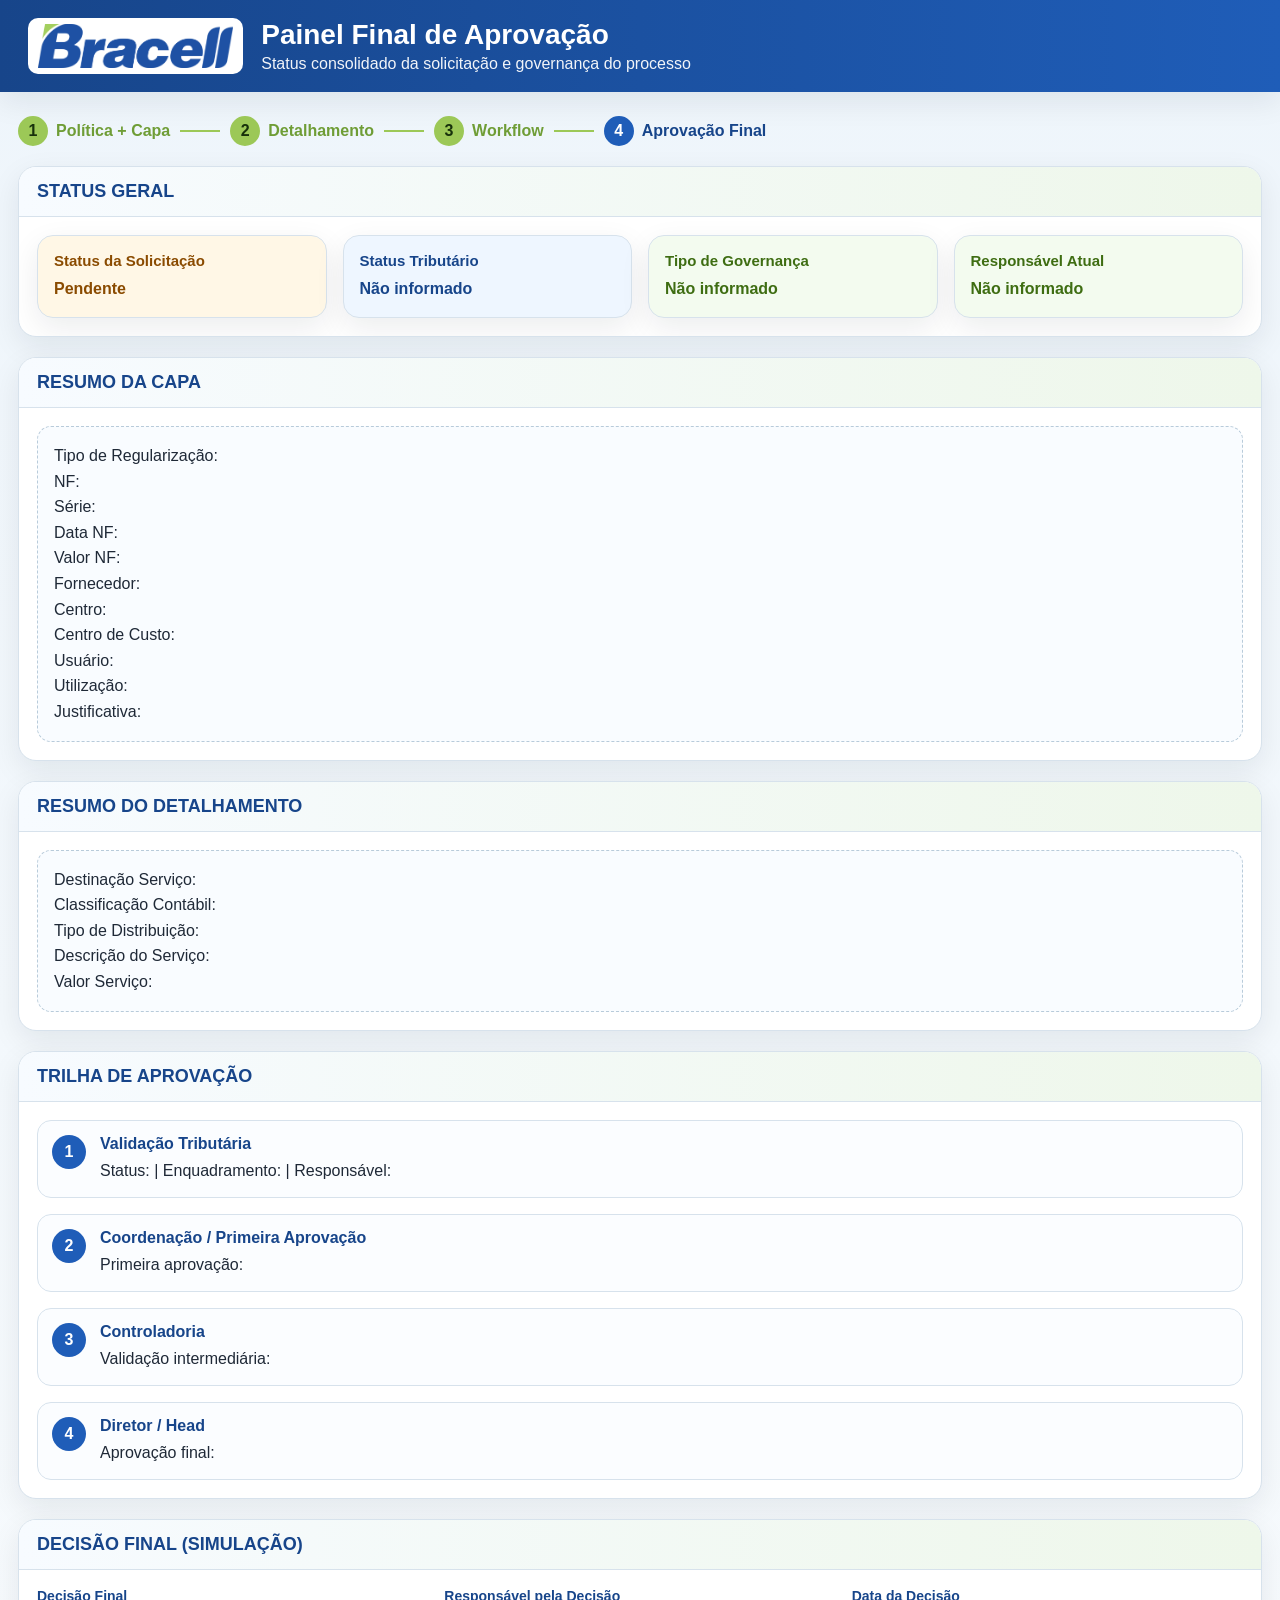
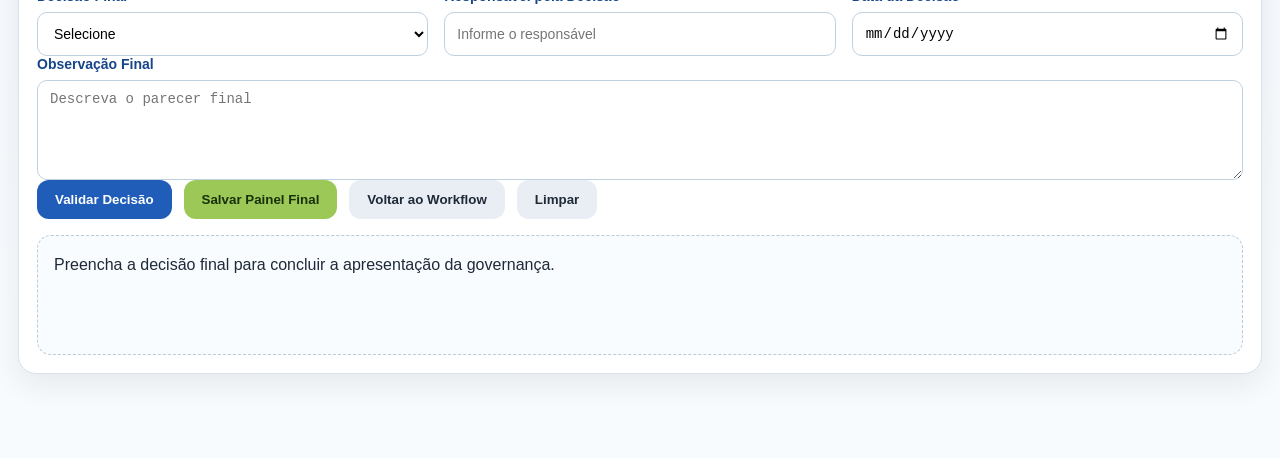
<file: aprovacao.html>
<!DOCTYPE html>
<html lang="pt-BR">
<head>
  <meta charset="UTF-8">
  <meta name="viewport" content="width=device-width, initial-scale=1.0">
  <title>Painel Final de Aprovação</title>
  <link rel="stylesheet" href="./css/styles.css">
</head>
<body>
  <header class="topo">
    <div class="topo-conteudo">
      <img src="./assets/logo-bracell.png" alt="Logo Bracell" class="logo" />
      <div class="titulos">
        <h1>Painel Final de Aprovação</h1>
        <p>Status consolidado da solicitação e governança do processo</p>
      </div>
    </div>
  </header>

  <main class="container">
    <nav class="progress">
      <div class="progress-step completed"><span class="progress-number">1</span><span class="progress-label">Política + Capa</span></div>
      <div class="progress-line active"></div>
      <div class="progress-step completed"><span class="progress-number">2</span><span class="progress-label">Detalhamento</span></div>
      <div class="progress-line active"></div>
      <div class="progress-step completed"><span class="progress-number">3</span><span class="progress-label">Workflow</span></div>
      <div class="progress-line active"></div>
      <div class="progress-step active"><span class="progress-number">4</span><span class="progress-label">Aprovação Final</span></div>
    </nav>

    <section class="card">
      <div class="card-titulo">STATUS GERAL</div>
      <div class="card-corpo">
        <div class="status-grid">
          <div class="status-card status-pendente"><h3>Status da Solicitação</h3><p id="statusSolicitacao">Carregando...</p></div>
          <div class="status-card status-analise"><h3>Status Tributário</h3><p id="statusTributarioResumo">Carregando...</p></div>
          <div class="status-card status-info"><h3>Tipo de Governança</h3><p id="tipoGovernancaResumo">Carregando...</p></div>
          <div class="status-card status-info"><h3>Responsável Atual</h3><p id="responsavelAtualResumo">Carregando...</p></div>
        </div>
      </div>
    </section>

    <section class="card"><div class="card-titulo">RESUMO DA CAPA</div><div class="card-corpo"><div id="resumoCapaFinal" class="painel-resultado">Carregando...</div></div></section>
    <section class="card"><div class="card-titulo">RESUMO DO DETALHAMENTO</div><div class="card-corpo"><div id="resumoDetalheFinal" class="painel-resultado">Carregando...</div></div></section>

    <section class="card">
      <div class="card-titulo">TRILHA DE APROVAÇÃO</div>
      <div class="card-corpo">
        <div class="timeline">
          <div class="timeline-item"><div class="timeline-badge">1</div><div class="timeline-content"><h3>Validação Tributária</h3><p id="aprovacaoTributaria">Carregando...</p></div></div>
          <div class="timeline-item"><div class="timeline-badge">2</div><div class="timeline-content"><h3>Coordenação / Primeira Aprovação</h3><p id="aprovacaoCoordenacao">Carregando...</p></div></div>
          <div class="timeline-item"><div class="timeline-badge">3</div><div class="timeline-content"><h3>Controladoria</h3><p id="aprovacaoControladoria">Carregando...</p></div></div>
          <div class="timeline-item"><div class="timeline-badge">4</div><div class="timeline-content"><h3>Diretor / Head</h3><p id="aprovacaoDiretor">Carregando...</p></div></div>
        </div>
      </div>
    </section>

    <section class="card">
      <div class="card-titulo">DECISÃO FINAL (SIMULAÇÃO)</div>
      <div class="card-corpo">
        <div class="grid grid-3">
          <div class="campo">
            <label for="decisaoFinal">Decisão Final</label>
            <select id="decisaoFinal">
              <option value="">Selecione</option>
              <option value="aprovado">Aprovado</option>
              <option value="pendente">Pendente</option>
              <option value="rejeitado">Rejeitado</option>
              <option value="ajuste">Necessita Ajuste</option>
            </select>
          </div>
          <div class="campo"><label for="responsavelDecisao">Responsável pela Decisão</label><input id="responsavelDecisao" type="text" placeholder="Informe o responsável"></div>
          <div class="campo"><label for="dataDecisao">Data da Decisão</label><input id="dataDecisao" type="date"></div>
        </div>

        <div class="campo"><label for="observacaoFinal">Observação Final</label><textarea id="observacaoFinal" placeholder="Descreva o parecer final"></textarea></div>

        <div class="botoes">
          <button id="btnValidarDecisao" class="btn btn-primario" type="button">Validar Decisão</button>
          <button id="btnSalvarDecisao" class="btn btn-secundario" type="button">Salvar Painel Final</button>
          <button id="btnVoltarAprovacao" class="btn btn-neutro" type="button">Voltar ao Workflow</button>
          <button id="btnLimparAprovacao" class="btn btn-neutro" type="button">Limpar</button>
        </div>

        <div class="espacador"></div>
        <div id="resultadoAprovacaoFinal" class="painel-resultado">Preencha a decisão final para concluir a apresentação da governança.</div>
      </div>
    </section>
  </main>

  <script src="./js/aprovacao.js"></script>
</body>
</html>
</file>
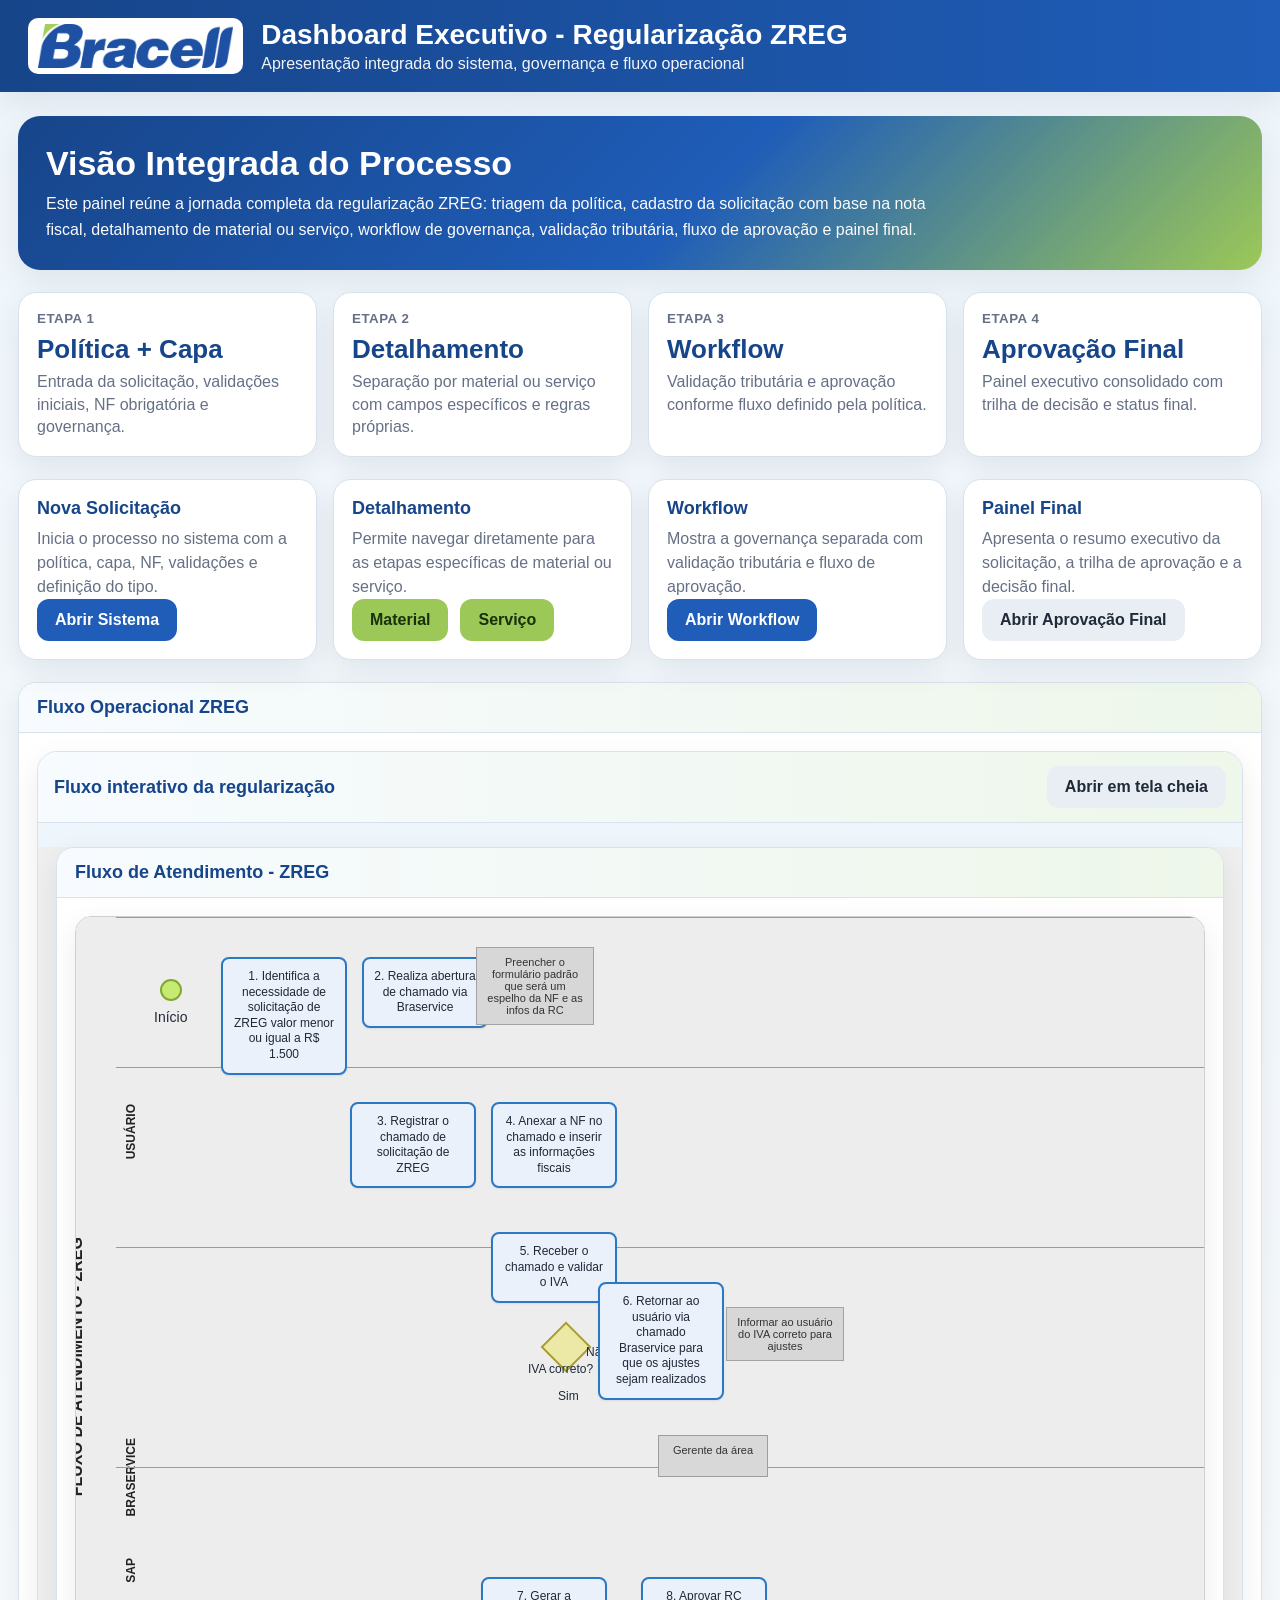
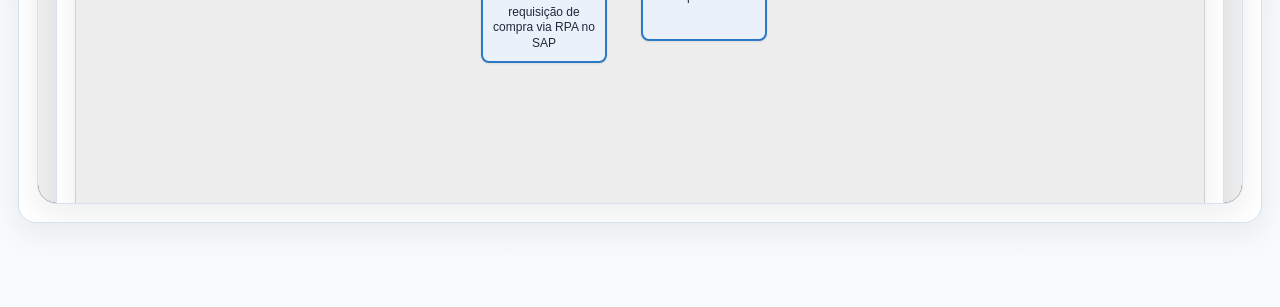
<file: dashboard.html>
<!DOCTYPE html>
<html lang="pt-BR">
<head>
  <meta charset="UTF-8">
  <meta name="viewport" content="width=device-width, initial-scale=1.0">
  <title>Dashboard Executivo - ZREG</title>
  <link rel="stylesheet" href="./css/styles.css">
</head>
<body>
  <header class="topo">
    <div class="topo-conteudo">
      <img src="./assets/logo-bracell.png" alt="Logo Bracell" class="logo" />
      <div class="titulos">
        <h1>Dashboard Executivo - Regularização ZREG</h1>
        <p>Apresentação integrada do sistema, governança e fluxo operacional</p>
      </div>
    </div>
  </header>

  <main class="container">
    <section class="hero">
      <h1>Visão Integrada do Processo</h1>
      <p>
        Este painel reúne a jornada completa da regularização ZREG: triagem da política,
        cadastro da solicitação com base na nota fiscal, detalhamento de material ou serviço,
        workflow de governança, validação tributária, fluxo de aprovação e painel final.
      </p>
    </section>

    <section class="kpi-grid">
      <div class="kpi-box">
        <small>Etapa 1</small>
        <strong>Política + Capa</strong>
        <span>Entrada da solicitação, validações iniciais, NF obrigatória e governança.</span>
      </div>
      <div class="kpi-box">
        <small>Etapa 2</small>
        <strong>Detalhamento</strong>
        <span>Separação por material ou serviço com campos específicos e regras próprias.</span>
      </div>
      <div class="kpi-box">
        <small>Etapa 3</small>
        <strong>Workflow</strong>
        <span>Validação tributária e aprovação conforme fluxo definido pela política.</span>
      </div>
      <div class="kpi-box">
        <small>Etapa 4</small>
        <strong>Aprovação Final</strong>
        <span>Painel executivo consolidado com trilha de decisão e status final.</span>
      </div>
    </section>

    <section class="dash-grid">
      <div class="dash-card">
        <h3>Nova Solicitação</h3>
        <p>Inicia o processo no sistema com a política, capa, NF, validações e definição do tipo.</p>
        <div class="botoes"><a class="btn btn-primario" href="./index.html">Abrir Sistema</a></div>
      </div>
      <div class="dash-card">
        <h3>Detalhamento</h3>
        <p>Permite navegar diretamente para as etapas específicas de material ou serviço.</p>
        <div class="botoes">
          <a class="btn btn-secundario" href="./material.html">Material</a>
          <a class="btn btn-secundario" href="./servico.html">Serviço</a>
        </div>
      </div>
      <div class="dash-card">
        <h3>Workflow</h3>
        <p>Mostra a governança separada com validação tributária e fluxo de aprovação.</p>
        <div class="botoes"><a class="btn btn-primario" href="./workflow.html">Abrir Workflow</a></div>
      </div>
      <div class="dash-card">
        <h3>Painel Final</h3>
        <p>Apresenta o resumo executivo da solicitação, a trilha de aprovação e a decisão final.</p>
        <div class="botoes"><a class="btn btn-neutro" href="./aprovacao.html">Abrir Aprovação Final</a></div>
      </div>
    </section>

    <section class="card">
      <div class="card-titulo">Fluxo Operacional ZREG</div>
      <div class="card-corpo">
        <div class="iframe-wrap">
          <div class="iframe-toolbar">
            <h2>Fluxo interativo da regularização</h2>
            <div class="botoes"><a class="btn btn-neutro" href="./fluxo_zreg.html" target="_blank">Abrir em tela cheia</a></div>
          </div>
          <iframe class="iframe-box" src="./fluxo_zreg.html" title="Fluxo ZREG Interativo"></iframe>
        </div>
      </div>
    </section>
  </main>
</body>
</html>
</file>
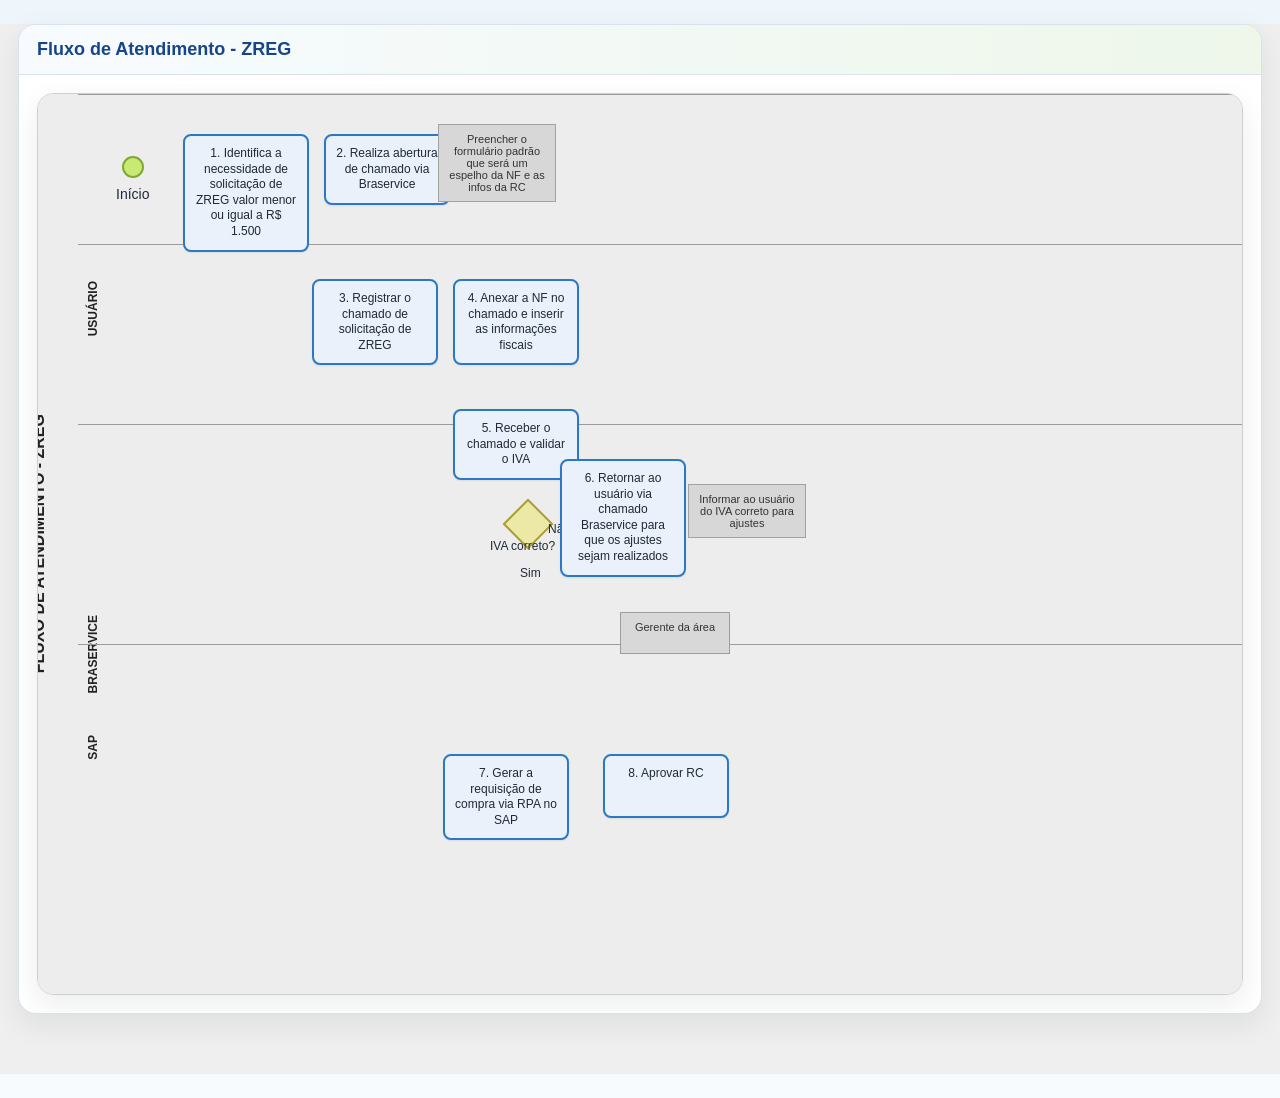
<file: fluxo_zreg.html>
<!DOCTYPE html>
<html lang="pt-BR">
<head>
  <meta charset="UTF-8">
  <meta name="viewport" content="width=device-width, initial-scale=1.0">
  <title>Fluxo ZREG Interativo</title>
  <link rel="stylesheet" href="./css/styles.css">
</head>
<body class="flow-page">
  <div class="container">
    <section class="card">
      <div class="card-titulo">Fluxo de Atendimento - ZREG</div>
      <div class="card-corpo">
        <div class="flow-wrapper">
          <div class="flow-stage" id="flowStage">
            <div class="flow-label-vertical">FLUXO DE ATENDIMENTO - ZREG</div>
            <div class="lane"><div class="lane-title" style="top: 36px;">USUÁRIO</div></div>
            <div class="lane"><div class="lane-title" style="top: 190px;">BRASERVICE</div></div>
            <div class="lane"><div class="lane-title" style="top: 390px;">TRIBUTÁRIO / IVA BRASERVICE</div></div>
            <div class="lane"><div class="lane-title" style="top: 640px;">SAP</div></div>
            <div class="circle-start" style="left:84px; top:62px;"></div>
            <div style="position:absolute; left:78px; top:92px; font-size:14px;">Início</div>

            <div class="node" data-title="1. Identifica a necessidade" data-desc="Usuário identifica a necessidade de solicitação de ZREG para valor menor ou igual a R$ 1.500. Esta etapa inicia o processo." style="left:145px; top:40px;">1. Identifica a necessidade de solicitação de ZREG valor menor ou igual a R$ 1.500</div>
            <div class="node" data-title="2. Realiza abertura do chamado" data-desc="Usuário realiza a abertura do chamado via Braservice para iniciar a tratativa." style="left:286px; top:40px;">2. Realiza abertura de chamado via Braservice</div>
            <div class="flow-small-note" style="left:400px; top:30px;">Preencher o formulário padrão que será um espelho da NF e as infos da RC</div>
            <div class="node" data-title="3. Registrar chamado" data-desc="Braservice registra o chamado de solicitação de ZREG." style="left:274px; top:185px;">3. Registrar o chamado de solicitação de ZREG</div>
            <div class="node" data-title="4. Anexar NF" data-desc="Braservice anexa a NF ao chamado e insere as informações fiscais para análise." style="left:415px; top:185px;">4. Anexar a NF no chamado e inserir as informações fiscais</div>
            <div class="node" data-title="5. Validar IVA" data-desc="Time tributário/IVA recebe o chamado e valida as condições fiscais." style="left:415px; top:315px;">5. Receber o chamado e validar o IVA</div>
            <div class="decision" data-title="IVA correto?" data-desc="Decisão tributária: se o IVA estiver correto, o fluxo segue para SAP. Se não, retorna para ajuste." style="left:472px; top:412px;"></div>
            <div style="position:absolute; left:452px; top:445px; font-size:12px;">IVA correto?</div>
            <div style="position:absolute; left:510px; top:428px; font-size:12px;">Não</div>
            <div style="position:absolute; left:482px; top:472px; font-size:12px;">Sim</div>
            <div class="node" data-title="6. Retornar ao usuário" data-desc="Se houver divergência, Braservice retorna ao usuário para que os ajustes sejam realizados." style="left:522px; top:365px;">6. Retornar ao usuário via chamado Braservice para que os ajustes sejam realizados</div>
            <div class="flow-small-note" style="left:650px; top:390px;">Informar ao usuário do IVA correto para ajustes</div>
            <div class="node" data-title="7. Gerar requisição" data-desc="No SAP, é gerada a requisição de compra via RPA." style="left:405px; top:660px;">7. Gerar a requisição de compra via RPA no SAP</div>
            <div class="node" data-title="8. Aprovar RC" data-desc="A RC segue para aprovação conforme o fluxo padrão da área." style="left:565px; top:660px;">8. Aprovar RC</div>
            <div class="node-gray" style="left:582px; top:518px;">Gerente da área</div>
</file>
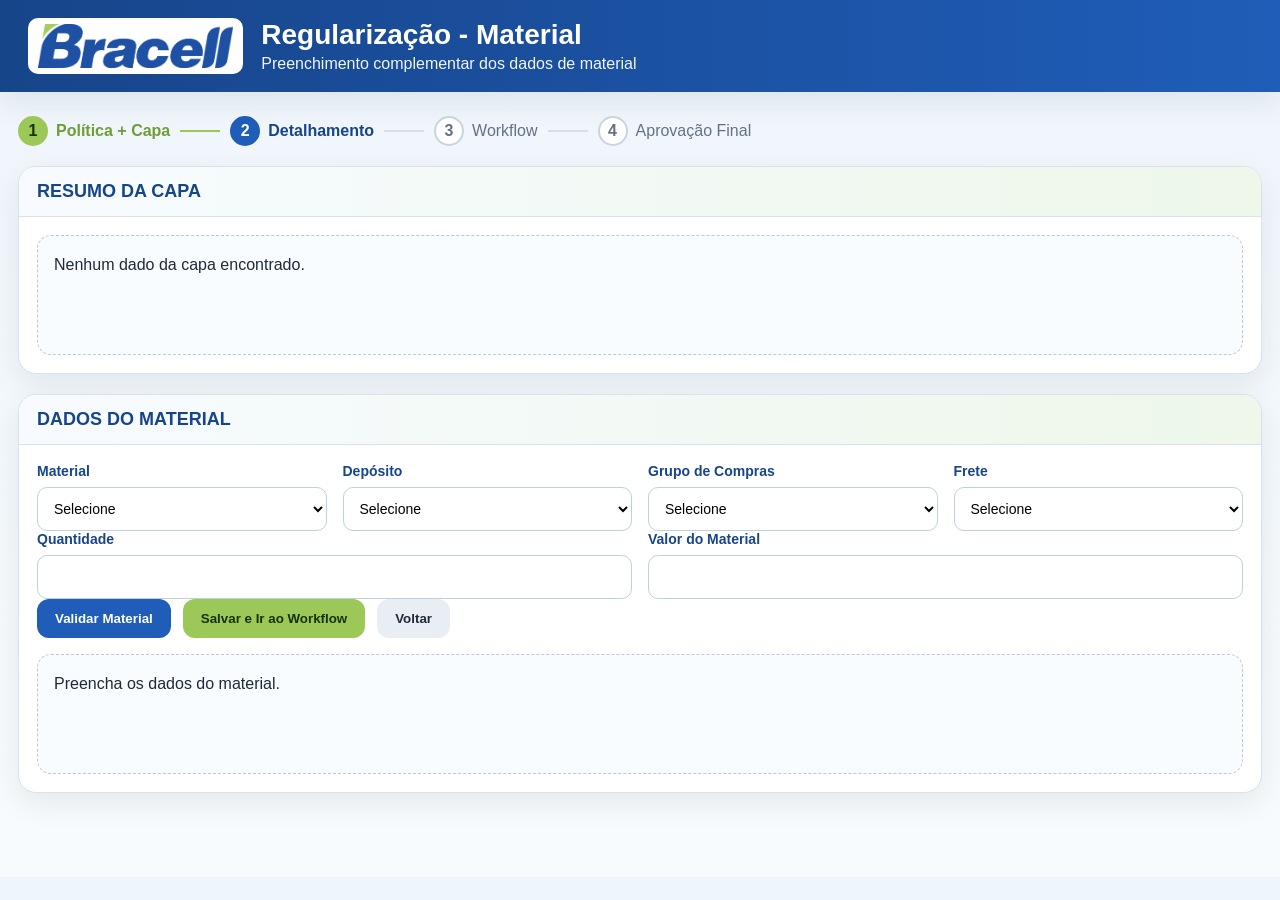
<file: material.html>
<!DOCTYPE html>
<html lang="pt-BR">
<head>
  <meta charset="UTF-8">
  <meta name="viewport" content="width=device-width, initial-scale=1.0">
  <title>Dados de Material</title>
  <link rel="stylesheet" href="./css/styles.css">
</head>
<body>
  <header class="topo">
    <div class="topo-conteudo">
      <img src="./assets/logo-bracell.png" alt="Logo Bracell" class="logo" />
      <div class="titulos">
        <h1>Regularização - Material</h1>
        <p>Preenchimento complementar dos dados de material</p>
      </div>
    </div>
  </header>

  <main class="container">
    <nav class="progress">
      <div class="progress-step completed"><span class="progress-number">1</span><span class="progress-label">Política + Capa</span></div>
      <div class="progress-line active"></div>
      <div class="progress-step active"><span class="progress-number">2</span><span class="progress-label">Detalhamento</span></div>
      <div class="progress-line"></div>
      <div class="progress-step"><span class="progress-number">3</span><span class="progress-label">Workflow</span></div>
      <div class="progress-line"></div>
      <div class="progress-step"><span class="progress-number">4</span><span class="progress-label">Aprovação Final</span></div>
    </nav>

    <section class="card">
      <div class="card-titulo">RESUMO DA CAPA</div>
      <div class="card-corpo">
        <div id="resumoCapaMaterial" class="painel-resultado">Carregando resumo...</div>
      </div>
    </section>

    <section class="card">
      <div class="card-titulo">DADOS DO MATERIAL</div>
      <div class="card-corpo">
        <div class="grid grid-4">
          <div class="campo"><label for="material">Material</label><select id="material"></select></div>
          <div class="campo"><label for="deposito">Depósito</label><select id="deposito"></select></div>
          <div class="campo"><label for="grupoCompras">Grupo de Compras</label><select id="grupoCompras"></select></div>
          <div class="campo"><label for="frete">Frete</label><select id="frete"></select></div>
        </div>

        <div class="grid grid-2">
          <div class="campo"><label for="quantidade">Quantidade</label><input id="quantidade" type="number" min="0.01" step="0.01"></div>
          <div class="campo"><label for="valorMaterial">Valor do Material</label><input id="valorMaterial" type="number" min="0.01" max="200" step="0.01"></div>
        </div>

        <div class="botoes">
          <button id="btnValidarMaterial" class="btn btn-primario" type="button">Validar Material</button>
          <button id="btnSalvarMaterial" class="btn btn-secundario" type="button">Salvar e Ir ao Workflow</button>
          <button id="btnVoltar" class="btn btn-neutro" type="button">Voltar</button>
        </div>

        <div class="espacador"></div>
        <div id="resultadoMaterial" class="painel-resultado">Preencha os dados do material.</div>
      </div>
    </section>
  </main>

  <script src="./js/material.js"></script>
</body>
</html>
</file>
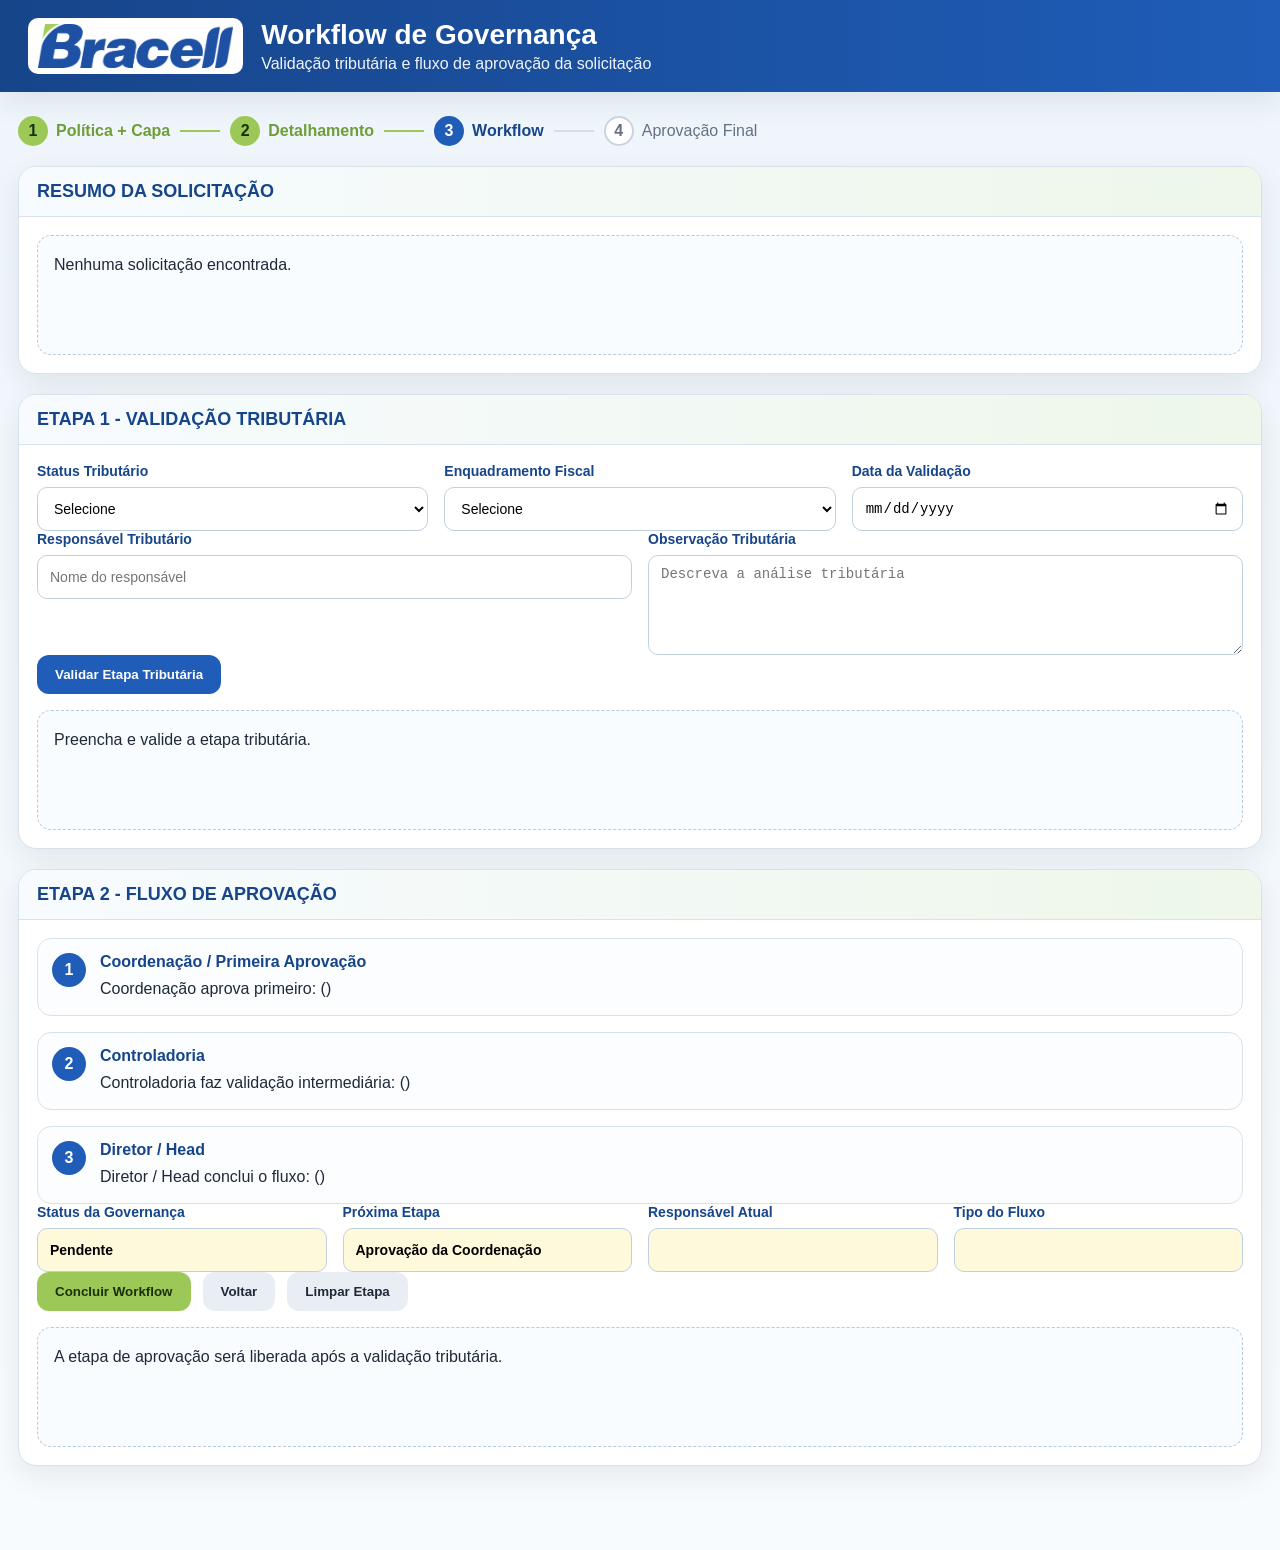
<file: workflow.html>
<!DOCTYPE html>
<html lang="pt-BR">
<head>
  <meta charset="UTF-8">
  <meta name="viewport" content="width=device-width, initial-scale=1.0">
  <title>Workflow de Governança</title>
  <link rel="stylesheet" href="./css/styles.css">
</head>
<body>
  <header class="topo">
    <div class="topo-conteudo">
      <img src="./assets/logo-bracell.png" alt="Logo Bracell" class="logo" />
      <div class="titulos">
        <h1>Workflow de Governança</h1>
        <p>Validação tributária e fluxo de aprovação da solicitação</p>
      </div>
    </div>
  </header>

  <main class="container">
    <nav class="progress">
      <div class="progress-step completed"><span class="progress-number">1</span><span class="progress-label">Política + Capa</span></div>
      <div class="progress-line active"></div>
      <div class="progress-step completed"><span class="progress-number">2</span><span class="progress-label">Detalhamento</span></div>
      <div class="progress-line active"></div>
      <div class="progress-step active"><span class="progress-number">3</span><span class="progress-label">Workflow</span></div>
      <div class="progress-line"></div>
      <div class="progress-step"><span class="progress-number">4</span><span class="progress-label">Aprovação Final</span></div>
    </nav>

    <section class="card">
      <div class="card-titulo">RESUMO DA SOLICITAÇÃO</div>
      <div class="card-corpo">
        <div id="resumoSolicitacao" class="painel-resultado">Carregando dados...</div>
      </div>
    </section>

    <section class="card">
      <div class="card-titulo">ETAPA 1 - VALIDAÇÃO TRIBUTÁRIA</div>
      <div class="card-corpo">
        <div class="grid grid-3">
          <div class="campo"><label for="statusTributario">Status Tributário</label>
            <select id="statusTributario">
              <option value="">Selecione</option>
              <option value="pendente">Pendente</option>
              <option value="aprovado">Aprovado</option>
              <option value="ajuste">Necessita Ajuste</option>
              <option value="rejeitado">Rejeitado</option>
            </select>
          </div>
          <div class="campo"><label for="enquadramentoFiscal">Enquadramento Fiscal</label>
            <select id="enquadramentoFiscal">
              <option value="">Selecione</option>
              <option value="ok">Condição fiscal OK</option>
              <option value="divergencia">Divergência fiscal</option>
              <option value="tributacao_especial">Tributação especial</option>
            </select>
          </div>
          <div class="campo"><label for="dataValidacaoTributaria">Data da Validação</label><input id="dataValidacaoTributaria" type="date"></div>
        </div>

        <div class="grid grid-2">
          <div class="campo"><label for="tributarioResponsavel">Responsável Tributário</label><input id="tributarioResponsavel" type="text" placeholder="Nome do responsável"></div>
          <div class="campo"><label for="observacaoTributaria">Observação Tributária</label><textarea id="observacaoTributaria" placeholder="Descreva a análise tributária"></textarea></div>
        </div>

        <div class="botoes"><button id="btnValidarTributario" class="btn btn-primario" type="button">Validar Etapa Tributária</button></div>
        <div class="espacador"></div>
        <div id="resultadoTributario" class="painel-resultado">Preencha e valide a etapa tributária.</div>
      </div>
    </section>

    <section class="card">
      <div class="card-titulo">ETAPA 2 - FLUXO DE APROVAÇÃO</div>
      <div class="card-corpo">
        <div class="timeline" id="timelineWorkflow">
          <div class="timeline-item"><div class="timeline-badge">1</div><div class="timeline-content"><h3>Coordenação / Primeira Aprovação</h3><p id="wfCoordenacao">Carregando...</p></div></div>
          <div class="timeline-item"><div class="timeline-badge">2</div><div class="timeline-content"><h3>Controladoria</h3><p id="wfControladoria">Carregando...</p></div></div>
          <div class="timeline-item"><div class="timeline-badge">3</div><div class="timeline-content"><h3>Diretor / Head</h3><p id="wfDiretor">Carregando...</p></div></div>
        </div>

        <div class="grid grid-4">
          <div class="campo"><label for="statusGovernancaFinal">Status da Governança</label><input id="statusGovernancaFinal" class="leitura" type="text" readonly></div>
          <div class="campo"><label for="proximaEtapaGovernanca">Próxima Etapa</label><input id="proximaEtapaGovernanca" class="leitura" type="text" readonly></div>
          <div class="campo"><label for="responsavelAtualGovernanca">Responsável Atual</label><input id="responsavelAtualGovernanca" class="leitura" type="text" readonly></div>
          <div class="campo"><label for="tipoFluxoGovernanca">Tipo do Fluxo</label><input id="tipoFluxoGovernanca" class="leitura" type="text" readonly></div>
        </div>

        <div class="botoes">
          <button id="btnConcluirWorkflow" class="btn btn-secundario" type="button">Concluir Workflow</button>
          <button id="btnVoltarWorkflow" class="btn btn-neutro" type="button">Voltar</button>
          <button id="btnLimparWorkflow" class="btn btn-neutro" type="button">Limpar Etapa</button>
        </div>

        <div class="espacador"></div>
        <div id="resultadoWorkflow" class="painel-resultado">A etapa de aprovação será liberada após a validação tributária.</div>
      </div>
    </section>
  </main>

  <script src="./js/workflow.js"></script>
</body>
</html>
</file>
<file: css/styles.css>
:root {
  --azul-principal: #1f5db8;
  --azul-escuro: #17458a;
  --verde-principal: #9cc857;
  --verde-escuro: #6f9d36;
  --verde-claro: #eef7ea;
  --azul-claro: #eef6ff;
  --fundo: #f4f8fb;
  --card: #ffffff;
  --texto: #1f2937;
  --texto-suave: #667085;
  --borda: #d7e2ec;
  --vermelho: #b42318;
  --vermelho-bg: #fff1f0;
  --amarelo: #f59e0b;
  --amarelo-bg: #fff7e6;
  --sucesso: #15803d;
  --sucesso-bg: #ecfdf3;
  --cinza-bg: #eef3f8;
  --sombra: 0 10px 30px rgba(16, 24, 40, 0.08);
}

* {
  box-sizing: border-box;
}

html,
body {
  margin: 0;
  padding: 0;
  font-family: Arial, Helvetica, sans-serif;
  background: linear-gradient(180deg, #eef5fb 0%, #f8fbfd 100%);
  color: var(--texto);
}

a {
  color: inherit;
}

.topo {
  background: linear-gradient(90deg, var(--azul-escuro), var(--azul-principal));
  color: white;
  padding: 18px 28px;
  box-shadow: var(--sombra);
}

.topo-conteudo {
  max-width: 1380px;
  margin: 0 auto;
  display: flex;
  align-items: center;
  gap: 18px;
}

.topo-acoes {
  margin-left: auto;
  display: flex;
  gap: 10px;
  flex-wrap: wrap;
}

.logo {
  height: 56px;
  width: auto;
  object-fit: contain;
  background: white;
  border-radius: 10px;
  padding: 6px 10px;
}

.titulos h1 {
  margin: 0;
  font-size: 28px;
}

.titulos p {
  margin: 4px 0 0;
  opacity: 0.94;
}

.container {
  max-width: 1380px;
  margin: 24px auto;
  padding: 0 18px 40px;
}

.card {
  background: var(--card);
  border: 1px solid var(--borda);
  border-radius: 18px;
  box-shadow: var(--sombra);
  margin-bottom: 20px;
  overflow: hidden;
}

.card-titulo {
  background: linear-gradient(90deg, #f7fbff, #eef7ea);
  border-bottom: 1px solid var(--borda);
  padding: 14px 18px;
  font-size: 18px;
  font-weight: 700;
  color: var(--azul-escuro);
}

.card-corpo {
  padding: 18px;
}

.grid {
  display: grid;
  gap: 16px;
}

.grid-4 {
  grid-template-columns: repeat(4, minmax(0, 1fr));
}

.grid-3 {
  grid-template-columns: repeat(3, minmax(0, 1fr));
}

.grid-2 {
  grid-template-columns: repeat(2, minmax(0, 1fr));
}

.campo {
  display: flex;
  flex-direction: column;
  gap: 8px;
}

.campo label {
  font-size: 14px;
  font-weight: 700;
  color: var(--azul-escuro);
}

input,
select,
textarea {
  width: 100%;
  min-height: 44px;
  border: 1px solid #bfd0df;
  border-radius: 10px;
  padding: 10px 12px;
  font-size: 14px;
  background: white;
  outline: none;
}

input:focus,
select:focus,
textarea:focus {
  border-color: var(--azul-principal);
  box-shadow: 0 0 0 4px rgba(31, 93, 184, 0.1);
}

textarea {
  min-height: 100px;
  resize: vertical;
}

.leitura {
  background: #fff9db;
  font-weight: 700;
}

.radio-box {
  min-height: 44px;
  border: 1px solid #bfd0df;
  border-radius: 10px;
  padding: 10px 12px;
  display: flex;
  align-items: center;
  gap: 24px;
  background: white;
  flex-wrap: wrap;
}

.radio-box label {
  font-weight: 400;
  color: var(--texto);
  display: inline-flex;
  align-items: center;
  gap: 8px;
}

.botoes {
  display: flex;
  gap: 12px;
  flex-wrap: wrap;
}

.btn {
  border: none;
  border-radius: 12px;
  padding: 12px 18px;
  font-weight: 700;
  cursor: pointer;
  transition: 0.2s;
  text-decoration: none;
  display: inline-flex;
  align-items: center;
  justify-content: center;
}

.btn:hover {
  transform: translateY(-1px);
}

.btn-primario {
  background: var(--azul-principal);
  color: white;
}

.btn-secundario {
  background: var(--verde-principal);
  color: #17310b;
}

.btn-neutro {
  background: #e9eef4;
  color: var(--texto);
}

.btn-alerta {
  background: var(--amarelo);
  color: white;
}

.painel-resultado {
  border: 1px dashed #b8cbda;
  border-radius: 14px;
  background: #f9fcff;
  padding: 16px;
  min-height: 120px;
  white-space: pre-line;
  line-height: 1.6;
}

.painel-menor {
  min-height: 80px;
  margin-top: 16px;
}

.badges {
  display: flex;
  gap: 12px;
  flex-wrap: wrap;
  margin-bottom: 12px;
}

.badge {
  padding: 8px 12px;
  border-radius: 999px;
  font-size: 13px;
  font-weight: 700;
}

.badge-azul {
  background: rgba(31, 93, 184, 0.12);
  color: var(--azul-escuro);
}

.badge-verde {
  background: rgba(156, 200, 87, 0.2);
  color: var(--verde-escuro);
}

.badge-alerta {
  background: rgba(245, 158, 11, 0.18);
  color: #8a4b00;
}

.alerta {
  border-radius: 12px;
  padding: 14px 16px;
  margin-bottom: 16px;
  line-height: 1.5;
}

.alerta-vermelho {
  background: var(--vermelho-bg);
  color: var(--vermelho);
  border: 1px solid #f3c7c3;
}

.alerta-amarelo {
  background: var(--amarelo-bg);
  color: #8a4b00;
  border: 1px solid #ffd68a;
}

.alerta-verde {
  background: var(--sucesso-bg);
  color: var(--sucesso);
  border: 1px solid #b7ecc8;
}

.dica {
  color: var(--texto-suave);
  font-size: 12px;
  line-height: 1.4;
}

.espacador {
  height: 16px;
}

.modal {
  position: fixed;
  inset: 0;
  background: rgba(15, 23, 42, 0.55);
  display: none;
  align-items: center;
  justify-content: center;
  z-index: 9999;
  padding: 20px;
}

.modal.aberto {
  display: flex;
}

.modal-box {
  width: 100%;
  max-width: 960px;
  background: white;
  border-radius: 18px;
  padding: 24px;
  box-shadow: 0 20px 50px rgba(0, 0, 0, 0.2);
}

.modal-lg {
  max-width: 980px;
}

.modal-header h2 {
  margin: 0 0 6px;
  color: var(--azul-escuro);
}

.modal-header p {
  margin: 0 0 12px;
  color: var(--texto-suave);
}

.progress {
  display: flex;
  align-items: center;
  gap: 10px;
  margin-bottom: 20px;
  flex-wrap: nowrap;
  overflow-x: auto;
}

.progress-step {
  display: flex;
  align-items: center;
  gap: 8px;
  color: var(--texto-suave);
  min-width: fit-content;
}

.progress-step .progress-number {
  width: 30px;
  height: 30px;
  border-radius: 999px;
  border: 2px solid #c8d4df;
  display: flex;
  align-items: center;
  justify-content: center;
  font-weight: 700;
  background: white;
}

.progress-step.active {
  color: var(--azul-escuro);
  font-weight: 700;
}

.progress-step.active .progress-number {
  background: var(--azul-principal);
  border-color: var(--azul-principal);
  color: white;
}

.progress-step.completed {
  color: var(--verde-escuro);
  font-weight: 700;
}

.progress-step.completed .progress-number {
  background: var(--verde-principal);
  border-color: var(--verde-principal);
  color: #17310b;
}

.progress-line {
  height: 2px;
  min-width: 40px;
  background: #d5dfe8;
}

.progress-line.active {
  background: var(--verde-principal);
}

.timeline {
  display: flex;
  flex-direction: column;
  gap: 16px;
}

.timeline-item {
  display: flex;
  gap: 14px;
  align-items: flex-start;
  padding: 14px;
  border: 1px solid var(--borda);
  border-radius: 14px;
  background: #fbfdff;
}

.timeline-badge {
  width: 34px;
  height: 34px;
  border-radius: 999px;
  background: var(--azul-principal);
  color: white;
  font-weight: 700;
  display: flex;
  align-items: center;
  justify-content: center;
  flex-shrink: 0;
}

.timeline-content h3 {
  margin: 0 0 6px;
  font-size: 16px;
  color: var(--azul-escuro);
}

.timeline-content p {
  margin: 0;
  color: var(--texto);
  line-height: 1.5;
}

.status-grid {
  display: grid;
  grid-template-columns: repeat(4, minmax(0, 1fr));
  gap: 16px;
}

.status-card {
  border-radius: 16px;
  padding: 16px;
  border: 1px solid var(--borda);
  box-shadow: var(--sombra);
}

.status-card h3 {
  margin: 0 0 8px;
  font-size: 15px;
}

.status-card p {
  margin: 0;
  font-size: 16px;
  font-weight: 700;
  line-height: 1.5;
}

.status-pendente {
  background: #fff7e6;
  color: #8a4b00;
}

.status-analise {
  background: #eef6ff;
  color: #17458a;
}

.status-info {
  background: #f3fbef;
  color: #3e6d12;
}

.status-aprovado {
  background: #ecfdf3;
  color: #15803d;
}

.status-rejeitado {
  background: #fff1f0;
  color: #b42318;
}

.hero {
  background: linear-gradient(135deg, #17458a 0%, #1f5db8 55%, #9cc857 100%);
  color: white;
  border-radius: 22px;
  padding: 28px;
  box-shadow: var(--sombra);
  margin-bottom: 22px;
}

.hero h1 {
  margin: 0 0 8px;
  font-size: 34px;
}

.hero p {
  margin: 0;
  max-width: 900px;
  line-height: 1.6;
  opacity: 0.98;
}

.dash-grid {
  display: grid;
  grid-template-columns: repeat(4, minmax(0, 1fr));
  gap: 16px;
  margin: 22px 0;
}

.dash-card {
  background: white;
  border: 1px solid var(--borda);
  border-radius: 18px;
  padding: 18px;
  box-shadow: var(--sombra);
}

.dash-card h3 {
  margin: 0 0 8px;
  color: var(--azul-escuro);
  font-size: 18px;
}

.dash-card p {
  margin: 0;
  color: var(--texto-suave);
  line-height: 1.5;
  min-height: 70px;
}

.kpi-grid {
  display: grid;
  grid-template-columns: repeat(4, minmax(0, 1fr));
  gap: 16px;
  margin-bottom: 20px;
}

.kpi-box {
  background: white;
  border: 1px solid var(--borda);
  border-radius: 18px;
  box-shadow: var(--sombra);
  padding: 18px;
}

.kpi-box small {
  display: block;
  color: var(--texto-suave);
  margin-bottom: 8px;
  font-weight: 700;
  text-transform: uppercase;
  letter-spacing: .5px;
}

.kpi-box strong {
  display: block;
  font-size: 26px;
  color: var(--azul-escuro);
  margin-bottom: 6px;
}

.kpi-box span {
  color: var(--texto-suave);
  line-height: 1.4;
  display: block;
}

.iframe-wrap {
  background: white;
  border: 1px solid var(--borda);
  border-radius: 20px;
  box-shadow: var(--sombra);
  overflow: hidden;
}

.iframe-toolbar {
  display: flex;
  justify-content: space-between;
  align-items: center;
  gap: 12px;
  padding: 14px 16px;
  border-bottom: 1px solid var(--borda);
  background: linear-gradient(90deg, #f7fbff, #eef7ea);
}

.iframe-toolbar h2 {
  margin: 0;
  font-size: 18px;
  color: var(--azul-escuro);
}

.iframe-box {
  width: 100%;
  height: 980px;
  border: none;
  display: block;
  background: #08090d;
}

.flow-page {
  background: #efefef;
}

.flow-wrapper {
  width: 100%;
  overflow: auto;
  background: #e7e7e7;
  border: 1px solid #cfcfcf;
  border-radius: 16px;
  box-shadow: var(--sombra);
}

.flow-stage {
  position: relative;
  min-width: 1600px;
  min-height: 900px;
  background: #ededed;
}

.lane {
  position: absolute;
  left: 40px;
  right: 20px;
  border-top: 1px solid #9b9b9b;
}

.lane:nth-child(1) {
  top: 0;
  height: 150px;
}

.lane:nth-child(2) {
  top: 150px;
  height: 180px;
}

.lane:nth-child(3) {
  top: 330px;
  height: 220px;
}

.lane:nth-child(4) {
  top: 550px;
  height: 300px;
}

.lane-title {
  position: absolute;
  left: 8px;
  writing-mode: vertical-rl;
  transform: rotate(180deg);
  font-size: 12px;
  font-weight: 700;
  color: #222;
}

.flow-label-vertical {
  position: absolute;
  left: -8px;
  top: 320px;
  writing-mode: vertical-rl;
  transform: rotate(180deg);
  font-size: 16px;
  font-weight: 700;
  color: #222;
}

.node {
  position: absolute;
  width: 126px;
  min-height: 64px;
  padding: 10px 10px;
  border-radius: 8px;
  border: 2px solid #2b78c5;
  background: #eaf1fb;
  font-size: 12px;
  line-height: 1.3;
  text-align: center;
  box-shadow: 0 1px 2px rgba(0,0,0,.08);
  cursor: pointer;
}

.node:hover {
  transform: translateY(-1px);
}

.node.active {
  box-shadow: 0 0 0 4px rgba(31, 93, 184, 0.16);
  border-color: #0b3d91;
}

.node-gray {
  position: absolute;
  width: 110px;
  min-height: 42px;
  padding: 8px;
  background: #d8d8d8;
  color: #333;
  font-size: 11px;
  text-align: center;
  border: 1px solid #9d9d9d;
}

.decision {
  position: absolute;
  width: 36px;
  height: 36px;
  background: #ece8a6;
  border: 2px solid #a89d35;
  transform: rotate(45deg);
  cursor: pointer;
}

.decision.active {
  box-shadow: 0 0 0 4px rgba(168, 157, 53, .18);
}

.circle-start,
.circle-end {
  position: absolute;
  width: 22px;
  height: 22px;
  border-radius: 999px;
}

.circle-start {
  background: #c7eb72;
  border: 2px solid #80a833;
}

.circle-end {
  background: #efb0b0;
  border: 2px solid #b12020;
}

.flow-small-note {
  position: absolute;
  width: 118px;
  background: #d7d7d7;
  color: #333;
  font-size: 11px;
  padding: 8px;
  text-align: center;
  border: 1px solid #a2a2a2;
}

.flow-sidepanel {
  position: sticky;
  bottom: 0;
  left: 0;
  right: 0;
  background: white;
  border-top: 1px solid var(--borda);
  padding: 14px 16px;
  display: grid;
  grid-template-columns: 1.2fr .8fr;
  gap: 16px;
}

.flow-sidepanel h3 {
  margin: 0 0 8px;
  color: var(--azul-escuro);
}

.flow-sidepanel p {
  margin: 0;
  color: var(--texto);
  line-height: 1.6;
}

.flow-legend {
  display: flex;
  gap: 10px;
  flex-wrap: wrap;
}

.flow-legend span {
  display: inline-flex;
  align-items: center;
  gap: 8px;
  background: #f7f9fb;
  border: 1px solid var(--borda);
  border-radius: 999px;
  padding: 6px 10px;
  font-size: 12px;
}

.legend-box {
  width: 14px;
  height: 14px;
  border-radius: 4px;
  display: inline-block;
}

.hidden {
  display: none !important;
}

@media (max-width: 1100px) {
  .grid-4,
  .grid-3,
  .grid-2,
  .status-grid,
  .dash-grid,
  .kpi-grid {
    grid-template-columns: 1fr;
  }

  .topo-conteudo {
    flex-direction: column;
    align-items: flex-start;
  }

  .topo-acoes {
    margin-left: 0;
  }

  .logo {
    height: 48px;
  }

  .iframe-box {
    height: 720px;
  }

  .flow-sidepanel {
    grid-template-columns: 1fr;
  }
} retorne de onde parou 
#+#+#+#+assistant to=canmore.update_textdoc출장샵  天天中彩票如何json
{"updates":[{"pattern":"## 13\\. `/css/styles\\.css`[\\s\\S]*```","multiple":false,"replacement":"## 13. `/css/styles.css`\n```css\n:root {\n  --azul-principal: #1f5db8;\n  --azul-escuro: #17458a;\n  --verde-principal: #9cc857;\n  --verde-escuro: #6f9d36;\n  --verde-claro: #eef7ea;\n  --azul-claro: #eef6ff;\n  --fundo: #f4f8fb;\n  --card: #ffffff;\n  --texto: #1f2937;\n  --texto-suave: #667085;\n  --borda: #d7e2ec;\n  --vermelho: #b42318;\n  --vermelho-bg: #fff1f0;\n  --amarelo: #f59e0b;\n  --amarelo-bg: #fff7e6;\n  --sucesso: #15803d;\n  --sucesso-bg: #ecfdf3;\n  --cinza-bg: #eef3f8;\n  --sombra: 0 10px 30px rgba(16, 24, 40, 0.08);\n}\n\n* {\n  box-sizing: border-box;\n}\n\nhtml,\nbody {\n  margin: 0;\n  padding: 0;\n  font-family: Arial, Helvetica, sans-serif;\n  background: linear-gradient(180deg, #eef5fb 0%, #f8fbfd 100%);\n  color: var(--texto);\n}\n\na {\n  color: inherit;\n}\n\n.topo {\n  background: linear-gradient(90deg, var(--azul-escuro), var(--azul-principal));\n  color: white;\n  padding: 18px 28px;\n  box-shadow: var(--sombra);\n}\n\n.topo-conteudo {\n  max-width: 1380px;\n  margin: 0 auto;\n  display: flex;\n  align-items: center;\n  gap: 18px;\n}\n\n.topo-acoes {\n  margin-left: auto;\n  display: flex;\n  gap: 10px;\n  flex-wrap: wrap;\n}\n\n.logo {\n  height: 56px;\n  width: auto;\n  object-fit: contain;\n  background: white;\n  border-radius: 10px;\n  padding: 6px 10px;\n}\n\n.titulos h1 {\n  margin: 0;\n  font-size: 28px;\n}\n\n.titulos p {\n  margin: 4px 0 0;\n  opacity: 0.94;\n}\n\n.container {\n  max-width: 1380px;\n  margin: 24px auto;\n  padding: 0 18px 40px;\n}\n\n.card {\n  background: var(--card);\n  border: 1px solid var(--borda);\n  border-radius: 18px;\n  box-shadow: var(--sombra);\n  margin-bottom: 20px;\n  overflow: hidden;\n}\n\n.card-titulo {\n  background: linear-gradient(90deg, #f7fbff, #eef7ea);\n  border-bottom: 1px solid var(--borda);\n  padding: 14px 18px;\n  font-size: 18px;\n  font-weight: 700;\n  color: var(--azul-escuro);\n}\n\n.card-corpo {\n  padding: 18px;\n}\n\n.grid {\n  display: grid;\n  gap: 16px;\n}\n\n.grid-4 {\n  grid-template-columns: repeat(4, minmax(0, 1fr));\n}\n\n.grid-3 {\n  grid-template-columns: repeat(3, minmax(0, 1fr));\n}\n\n.grid-2 {\n  grid-template-columns: repeat(2, minmax(0, 1fr));\n}\n\n.campo {\n  display: flex;\n  flex-direction: column;\n  gap: 8px;\n}\n\n.campo label {\n  font-size: 14px;\n  font-weight: 700;\n  color: var(--azul-escuro);\n}\n\ninput,\nselect,\ntextarea {\n  width: 100%;\n  min-height: 44px;\n  border: 1px solid #bfd0df;\n  border-radius: 10px;\n  padding: 10px 12px;\n  font-size: 14px;\n  background: white;\n  outline: none;\n}\n\ninput:focus,\nselect:focus,\ntextarea:focus {\n  border-color: var(--azul-principal);\n  box-shadow: 0 0 0 4px rgba(31, 93, 184, 0.1);\n}\n\ntextarea {\n  min-height: 100px;\n  resize: vertical;\n}\n\n.leitura {\n  background: #fff9db;\n  font-weight: 700;\n}\n\n.radio-box {\n  min-height: 44px;\n  border: 1px solid #bfd0df;\n  border-radius: 10px;\n  padding: 10px 12px;\n  display: flex;\n  align-items: center;\n  gap: 24px;\n  background: white;\n  flex-wrap: wrap;\n}\n\n.radio-box label {\n  font-weight: 400;\n  color: var(--texto);\n  display: inline-flex;\n  align-items: center;\n  gap: 8px;\n}\n\n.botoes {\n  display: flex;\n  gap: 12px;\n  flex-wrap: wrap;\n}\n\n.btn {\n  border: none;\n  border-radius: 12px;\n  padding: 12px 18px;\n  font-weight: 700;\n  cursor: pointer;\n  transition: 0.2s;\n  text-decoration: none;\n  display: inline-flex;\n  align-items: center;\n  justify-content: center;\n}\n\n.btn:hover {\n  transform: translateY(-1px);\n}\n\n.btn-primario {\n  background: var(--azul-principal);\n  color: white;\n}\n\n.btn-secundario {\n  background: var(--verde-principal);\n  color: #17310b;\n}\n\n.btn-neutro {\n  background: #e9eef4;\n  color: var(--texto);\n}\n\n.btn-alerta {\n  background: var(--amarelo);\n  color: white;\n}\n\n.painel-resultado {\n  border: 1px dashed #b8cbda;\n  border-radius: 14px;\n  background: #f9fcff;\n  padding: 16px;\n  min-height: 120px;\n  white-space: pre-line;\n  line-height: 1.6;\n}\n\n.painel-menor {\n  min-height: 80px;\n  margin-top: 16px;\n}\n\n.badges {\n  display: flex;\n  gap: 12px;\n  flex-wrap: wrap;\n  margin-bottom: 12px;\n}\n\n.badge {\n  padding: 8px 12px;\n  border-radius: 999px;\n  font-size: 13px;\n  font-weight: 700;\n}\n\n.badge-azul {\n  background: rgba(31, 93, 184, 0.12);\n  color: var(--azul-escuro);\n}\n\n.badge-verde {\n  background: rgba(156, 200, 87, 0.2);\n  color: var(--verde-escuro);\n}\n\n.badge-alerta {\n  background: rgba(245, 158, 11, 0.18);\n  color: #8a4b00;\n}\n\n.alerta {\n  border-radius: 12px;\n  padding: 14px 16px;\n  margin-bottom: 16px;\n  line-height: 1.5;\n}\n\n.alerta-vermelho {\n  background: var(--vermelho-bg);\n  color: var(--vermelho);\n  border: 1px solid #f3c7c3;\n}\n\n.alerta-amarelo {\n  background: var(--amarelo-bg);\n  color: #8a4b00;\n  border: 1px solid #ffd68a;\n}\n\n.alerta-verde {\n  background: var(--sucesso-bg);\n  color: var(--sucesso);\n  border: 1px solid #b7ecc8;\n}\n\n.dica {\n  color: var(--texto-suave);\n  font-size: 12px;\n  line-height: 1.4;\n}\n\n.espacador {\n  height: 16px;\n}\n\n.modal {\n  position: fixed;\n  inset: 0;\n  background: rgba(15, 23, 42, 0.55);\n  display: none;\n  align-items: center;\n  justify-content: center;\n  z-index: 9999;\n  padding: 20px;\n}\n\n.modal.aberto {\n  display: flex;\n}\n\n.modal-box {\n  width: 100%;\n  max-width: 960px;\n  background: white;\n  border-radius: 18px;\n  padding: 24px;\n  box-shadow: 0 20px 50px rgba(0, 0, 0, 0.2);\n}\n\n.modal-lg {\n  max-width: 980px;\n}\n\n.modal-header h2 {\n  margin: 0 0 6px;\n  color: var(--azul-escuro);\n}\n\n.modal-header p {\n  margin: 0 0 12px;\n  color: var(--texto-suave);\n}\n\n.progress {\n  display: flex;\n  align-items: center;\n  gap: 10px;\n  margin-bottom: 20px;\n  flex-wrap: nowrap;\n  overflow-x: auto;\n}\n\n.progress-step {\n  display: flex;\n  align-items: center;\n  gap: 8px;\n  color: var(--texto-suave);\n  min-width: fit-content;\n}\n\n.progress-step .progress-number {\n  width: 30px;\n  height: 30px;\n  border-radius: 999px;\n  border: 2px solid #c8d4df;\n  display: flex;\n  align-items: center;\n  justify-content: center;\n  font-weight: 700;\n  background: white;\n}\n\n.progress-step.active {\n  color: var(--azul-escuro);\n  font-weight: 700;\n}\n\n.progress-step.active .progress-number {\n  background: var(--azul-principal);\n  border-color: var(--azul-principal);\n  color: white;\n}\n\n.progress-step.completed {\n  color: var(--verde-escuro);\n  font-weight: 700;\n}\n\n.progress-step.completed .progress-number {\n  background: var(--verde-principal);\n  border-color: var(--verde-principal);\n  color: #17310b;\n}\n\n.progress-line {\n  height: 2px;\n  min-width: 40px;\n  background: #d5dfe8;\n}\n\n.progress-line.active {\n  background: var(--verde-principal);\n}\n\n.timeline {\n  display: flex;\n  flex-direction: column;\n  gap: 16px;\n}\n\n.timeline-item {\n  display: flex;\n  gap: 14px;\n  align-items: flex-start;\n  padding: 14px;\n  border: 1px solid var(--borda);\n  border-radius: 14px;\n  background: #fbfdff;\n}\n\n.timeline-badge {\n  width: 34px;\n  height: 34px;\n  border-radius: 999px;\n  background: var(--azul-principal);\n  color: white;\n  font-weight: 700;\n  display: flex;\n  align-items: center;\n  justify-content: center;\n  flex-shrink: 0;\n}\n\n.timeline-content h3 {\n  margin: 0 0 6px;\n  font-size: 16px;\n  color: var(--azul-escuro);\n}\n\n.timeline-content p {\n  margin: 0;\n  color: var(--texto);\n  line-height: 1.5;\n}\n\n.status-grid {\n  display: grid;\n  grid-template-columns: repeat(4, minmax(0, 1fr));\n  gap: 16px;\n}\n\n.status-card {\n  border-radius: 16px;\n  padding: 16px;\n  border: 1px solid var(--borda);\n  box-shadow: var(--sombra);\n}\n\n.status-card h3 {\n  margin: 0 0 8px;\n  font-size: 15px;\n}\n\n.status-card p {\n  margin: 0;\n  font-size: 16px;\n  font-weight: 700;\n  line-height: 1.5;\n}\n\n.status-pendente {\n  background: #fff7e6;\n  color: #8a4b00;\n}\n\n.status-analise {\n  background: #eef6ff;\n  color: #17458a;\n}\n\n.status-info {\n  background: #f3fbef;\n  color: #3e6d12;\n}\n\n.status-aprovado {\n  background: #ecfdf3;\n  color: #15803d;\n}\n\n.status-rejeitado {\n  background: #fff1f0;\n  color: #b42318;\n}\n\n.hero {\n  background: linear-gradient(135deg, #17458a 0%, #1f5db8 55%, #9cc857 100%);\n  color: white;\n  border-radius: 22px;\n  padding: 28px;\n  box-shadow: var(--sombra);\n  margin-bottom: 22px;\n}\n\n.hero h1 {\n  margin: 0 0 8px;\n  font-size: 34px;\n}\n\n.hero p {\n  margin: 0;\n  max-width: 900px;\n  line-height: 1.6;\n  opacity: 0.98;\n}\n\n.dash-grid {\n  display: grid;\n  grid-template-columns: repeat(4, minmax(0, 1fr));\n  gap: 16px;\n  margin: 22px 0;\n}\n\n.dash-card {\n  background: white;\n  border: 1px solid var(--borda);\n  border-radius: 18px;\n  padding: 18px;\n  box-shadow: var(--sombra);\n}\n\n.dash-card h3 {\n  margin: 0 0 8px;\n  color: var(--azul-escuro);\n  font-size: 18px;\n}\n\n.dash-card p {\n  margin: 0;\n  color: var(--texto-suave);\n  line-height: 1.5;\n  min-height: 70px;\n}\n\n.kpi-grid {\n  display: grid;\n  grid-template-columns: repeat(4, minmax(0, 1fr));\n  gap: 16px;\n  margin-bottom: 20px;\n}\n\n.kpi-box {\n  background: white;\n  border: 1px solid var(--borda);\n  border-radius: 18px;\n  box-shadow: var(--sombra);\n  padding: 18px;\n}\n\n.kpi-box small {\n  display: block;\n  color: var(--texto-suave);\n  margin-bottom: 8px;\n  font-weight: 700;\n  text-transform: uppercase;\n  letter-spacing: .5px;\n}\n\n.kpi-box strong {\n  display: block;\n  font-size: 26px;\n  color: var(--azul-escuro);\n  margin-bottom: 6px;\n}\n\n.kpi-box span {\n  color: var(--texto-suave);\n  line-height: 1.4;\n  display: block;\n}\n\n.iframe-wrap {\n  background: white;\n  border: 1px solid var(--borda);\n  border-radius: 20px;\n  box-shadow: var(--sombra);\n  overflow: hidden;\n}\n\n.iframe-toolbar {\n  display: flex;\n  justify-content: space-between;\n  align-items: center;\n  gap: 12px;\n  padding: 14px 16px;\n  border-bottom: 1px solid var(--borda);\n  background: linear-gradient(90deg, #f7fbff, #eef7ea);\n}\n\n.iframe-toolbar h2 {\n  margin: 0;\n  font-size: 18px;\n  color: var(--azul-escuro);\n}\n\n.iframe-box {\n  width: 100%;\n  height: 980px;\n  border: none;\n  display: block;\n  background: #08090d;\n}\n\n.flow-page {\n  background: #efefef;\n}\n\n.flow-wrapper {\n  width: 100%;\n  overflow: auto;\n  background: #e7e7e7;\n  border: 1px solid #cfcfcf;\n  border-radius: 16px;\n  box-shadow: var(--sombra);\n}\n\n.flow-stage {\n  position: relative;\n  min-width: 1600px;\n  min-height: 900px;\n  background: #ededed;\n}\n\n.lane {\n  position: absolute;\n  left: 40px;\n  right: 20px;\n  border-top: 1px solid #9b9b9b;\n}\n\n.lane:nth-child(1) {\n  top: 0;\n  height: 150px;\n}\n\n.lane:nth-child(2) {\n  top: 150px;\n  height: 180px;\n}\n\n.lane:nth-child(3) {\n  top: 330px;\n  height: 220px;\n}\n\n.lane:nth-child(4) {\n  top: 550px;\n  height: 300px;\n}\n\n.lane-title {\n  position: absolute;\n  left: 8px;\n  writing-mode: vertical-rl;\n  transform: rotate(180deg);\n  font-size: 12px;\n  font-weight: 700;\n  color: #222;\n}\n\n.flow-label-vertical {\n  position: absolute;\n  left: -8px;\n  top: 320px;\n  writing-mode: vertical-rl;\n  transform: rotate(180deg);\n  font-size: 16px;\n  font-weight: 700;\n  color: #222;\n}\n\n.node {\n  position: absolute;\n  width: 126px;\n  min-height: 64px;\n  padding: 10px 10px;\n  border-radius: 8px;\n  border: 2px solid #2b78c5;\n  background: #eaf1fb;\n  font-size: 12px;\n  line-height: 1.3;\n  text-align: center;\n  box-shadow: 0 1px 2px rgba(0,0,0,.08);\n  cursor: pointer;\n}\n\n.node:hover {\n  transform: translateY(-1px);\n}\n\n.node.active {\n  box-shadow: 0 0 0 4px rgba(31, 93, 184, 0.16);\n  border-color: #0b3d91;\n}\n\n.node-gray {\n  position: absolute;\n  width: 110px;\n  min-height: 42px;\n  padding: 8px;\n  background: #d8d8d8;\n  color: #333;\n  font-size: 11px;\n  text-align: center;\n  border: 1px solid #9d9d9d;\n}\n\n.decision {\n  position: absolute;\n  width: 36px;\n  height: 36px;\n  background: #ece8a6;\n  border: 2px solid #a89d35;\n  transform: rotate(45deg);\n  cursor: pointer;\n}\n\n.decision.active {\n  box-shadow: 0 0 0 4px rgba(168, 157, 53, .18);\n}\n\n.circle-start,\n.circle-end {\n  position: absolute;\n  width: 22px;\n  height: 22px;\n  border-radius: 999px;\n}\n\n.circle-start {\n  background: #c7eb72;\n  border: 2px solid #80a833;\n}\n\n.circle-end {\n  background: #efb0b0;\n  border: 2px solid #b12020;\n}\n\n.flow-small-note {\n  position: absolute;\n  width: 118px;\n  background: #d7d7d7;\n  color: #333;\n  font-size: 11px;\n  padding: 8px;\n  text-align: center;\n  border: 1px solid #a2a2a2;\n}\n\n.flow-sidepanel {\n  position: sticky;\n  bottom: 0;\n  left: 0;\n  right: 0;\n  background: white;\n  border-top: 1px solid var(--borda);\n  padding: 14px 16px;\n  display: grid;\n  grid-template-columns: 1.2fr .8fr;\n  gap: 16px;\n}\n\n.flow-sidepanel h3 {\n  margin: 0 0 8px;\n  color: var(--azul-escuro);\n}\n\n.flow-sidepanel p {\n  margin: 0;\n  color: var(--texto);\n  line-height: 1.6;\n}\n\n.flow-legend {\n  display: flex;\n  gap: 10px;\n  flex-wrap: wrap;\n}\n\n.flow-legend span {\n  display: inline-flex;\n  align-items: center;\n  gap: 8px;\n  background: #f7f9fb;\n  border: 1px solid var(--borda);\n  border-radius: 999px;\n  padding: 6px 10px;\n  font-size: 12px;\n}\n\n.legend-box {\n  width: 14px;\n  height: 14px;\n  border-radius: 4px;\n  display: inline-block;\n}\n\n.hidden {\n  display: none !important;\n}\n\n@media (max-width: 1100px) {\n  .grid-4,\n  .grid-3,\n  .grid-2,\n  .status-grid,\n  .dash-grid,\n  .kpi-grid {\n    grid-template-columns: 1fr;\n  }\n\n  .topo-conteudo {\n    flex-direction: column;\n    align-items: flex-start;\n  }\n\n  .topo-acoes {\n    margin-left: 0;\n  }\n\n  .logo {\n    height: 48px;\n  }\n\n  .iframe-box {\n    height: 720px;\n  }\n\n  .flow-sidepanel {\n    grid-template-columns: 1fr;\n  }\n}\n```\n\n## Fechamento do pacote\n\nCom isso, o pacote completo fica assim:\n\n```text\n/\n├── index.html\n├── dashboard.html\n├── material.html\n├── servico.html\n├── workflow.html\n├── aprovacao.html\n├── fluxo_zreg.html\n├── css/\n│   └── styles.css\n├── js/\n│   ├── app.js\n│   ├── material.js\n│   ├── servico.js\n│   ├── workflow.js\n│   └── aprovacao.js\n├── data/\n│   └── ... seus json atuais\n└── assets/\n    └── logo-bracell.png\n```\n\n## Como validar rápido\n\n1. Confirme que os nomes dos JSON batem exatamente com os usados no código.\n2. Abra `index.html` com Live Server.\n3. Teste este fluxo:\n   - Política sem NF → deve bloquear\n   - Política com NF → deve liberar\n   - Valor NF acima de 200 → deve bloquear\n   - Tipo Material → deve abrir `material.html`\n   - Tipo Serviço → deve abrir `servico.html`\n   - Workflow → deve abrir `aprovacao.html`\n4. Abra `dashboard.html` para a apresentação executiva.\n\n## Ponto importante\n\nEsse pacote funciona como apresentação e protótipo navegável. Ele salva dados no `localStorage` do navegador, não em banco real. Para amanhã, isso é suficiente e visualmente forte.\n\nSe você quiser, no próximo passo eu junto tudo isso em uma única resposta limpa, já separada por arquivo com títulos curtos, para você copiar sem esforço."}]}
</file>
